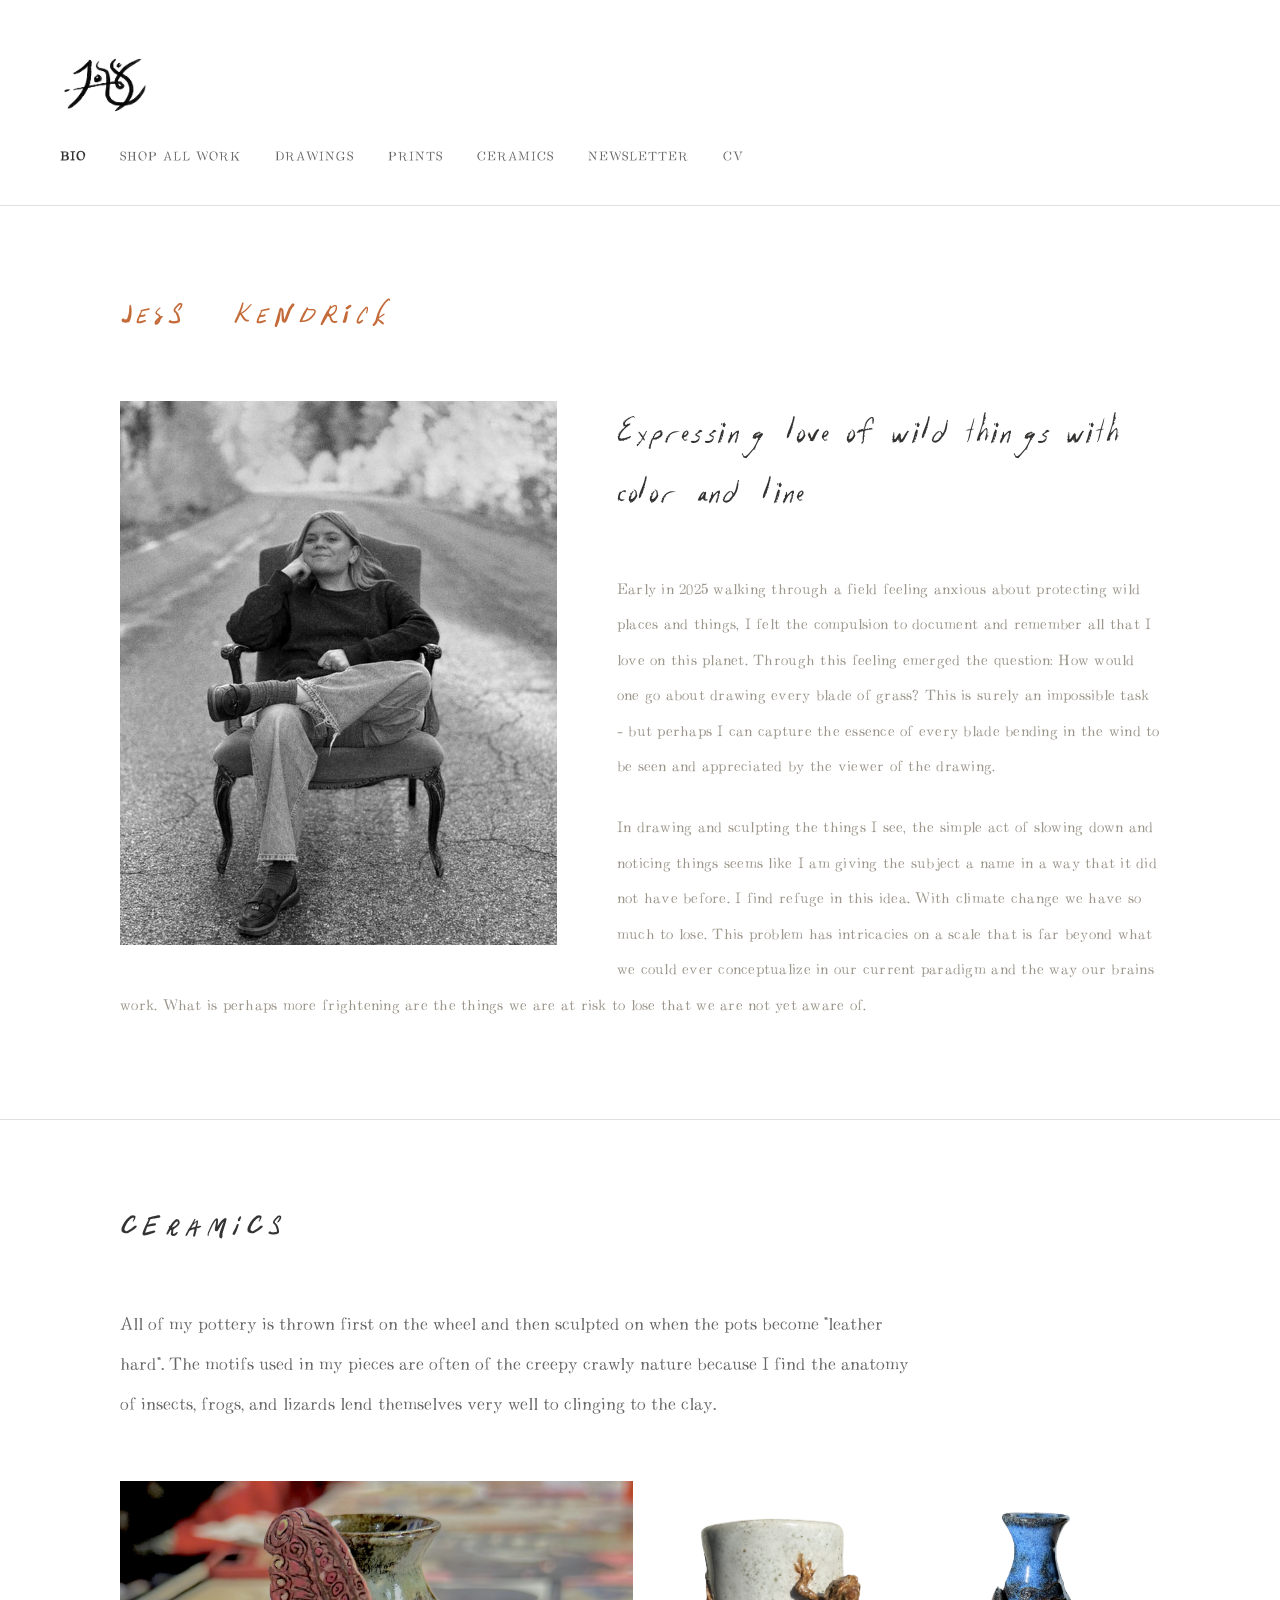
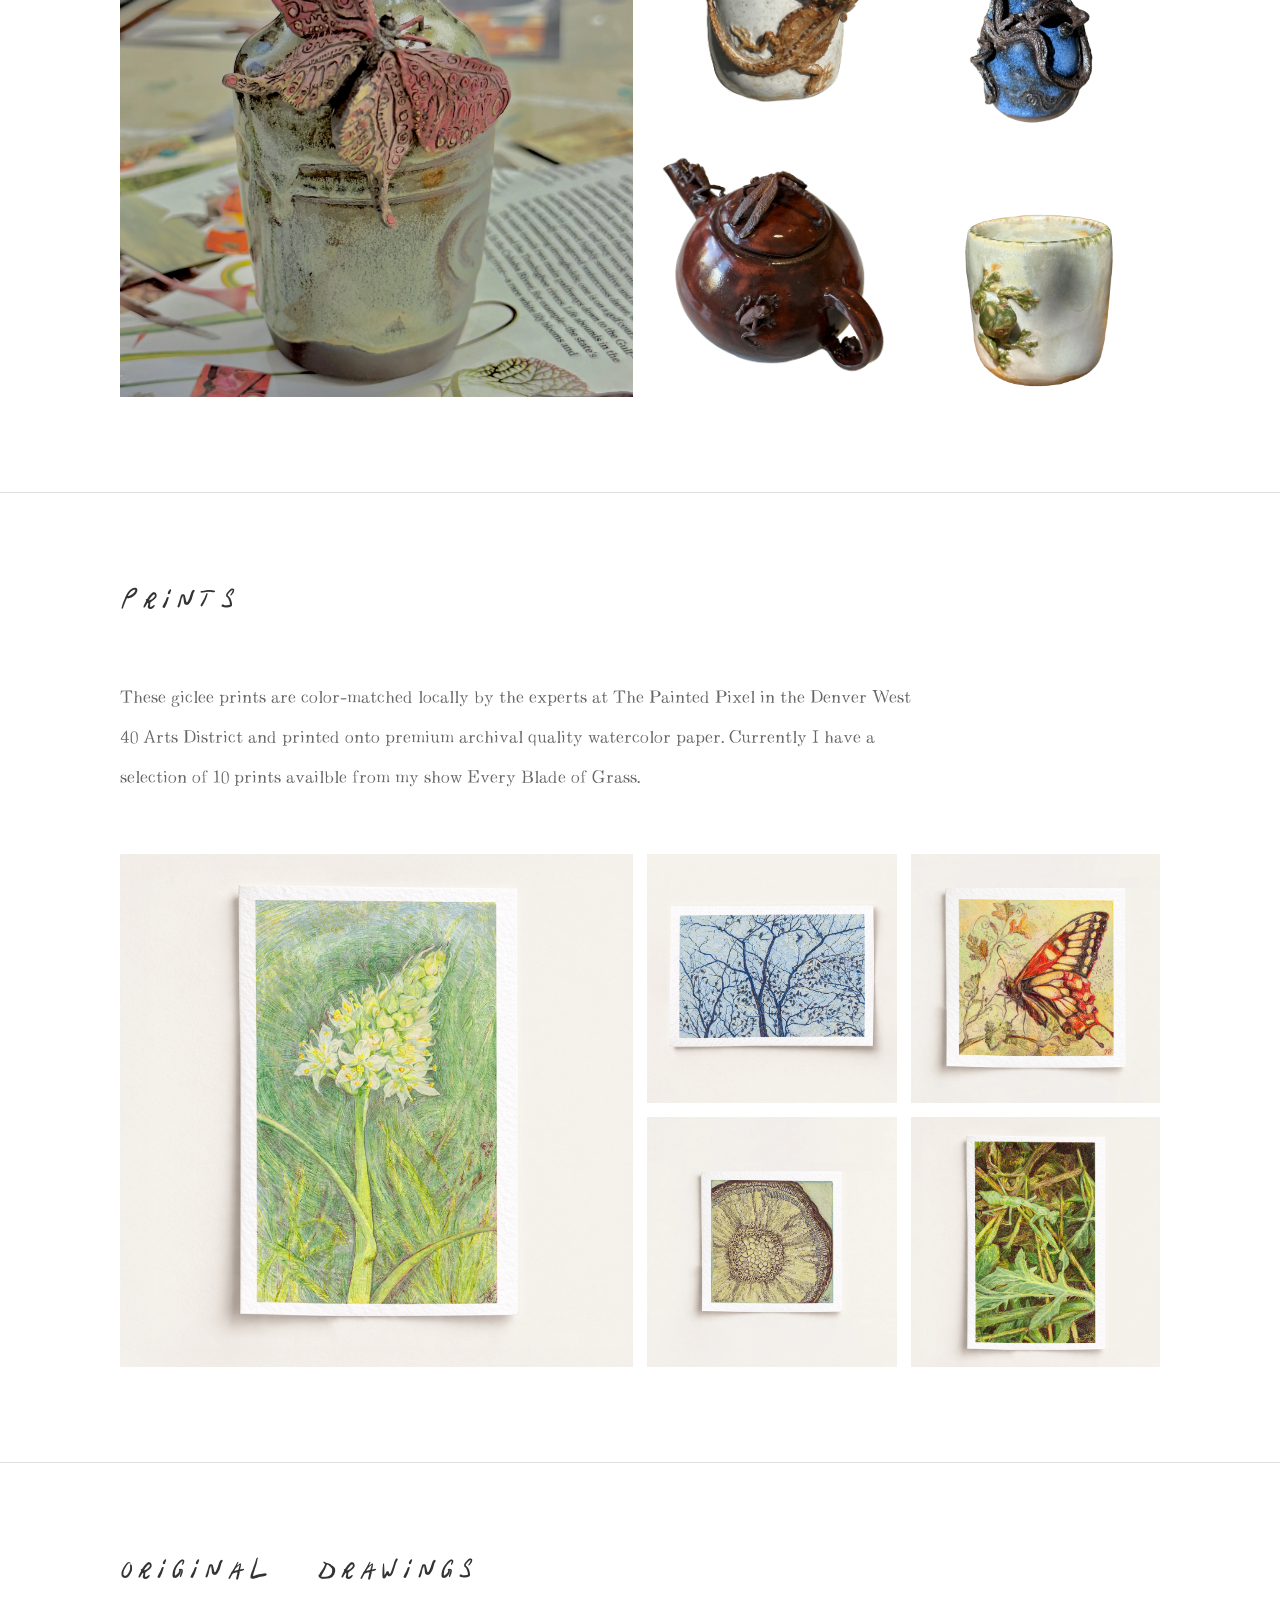
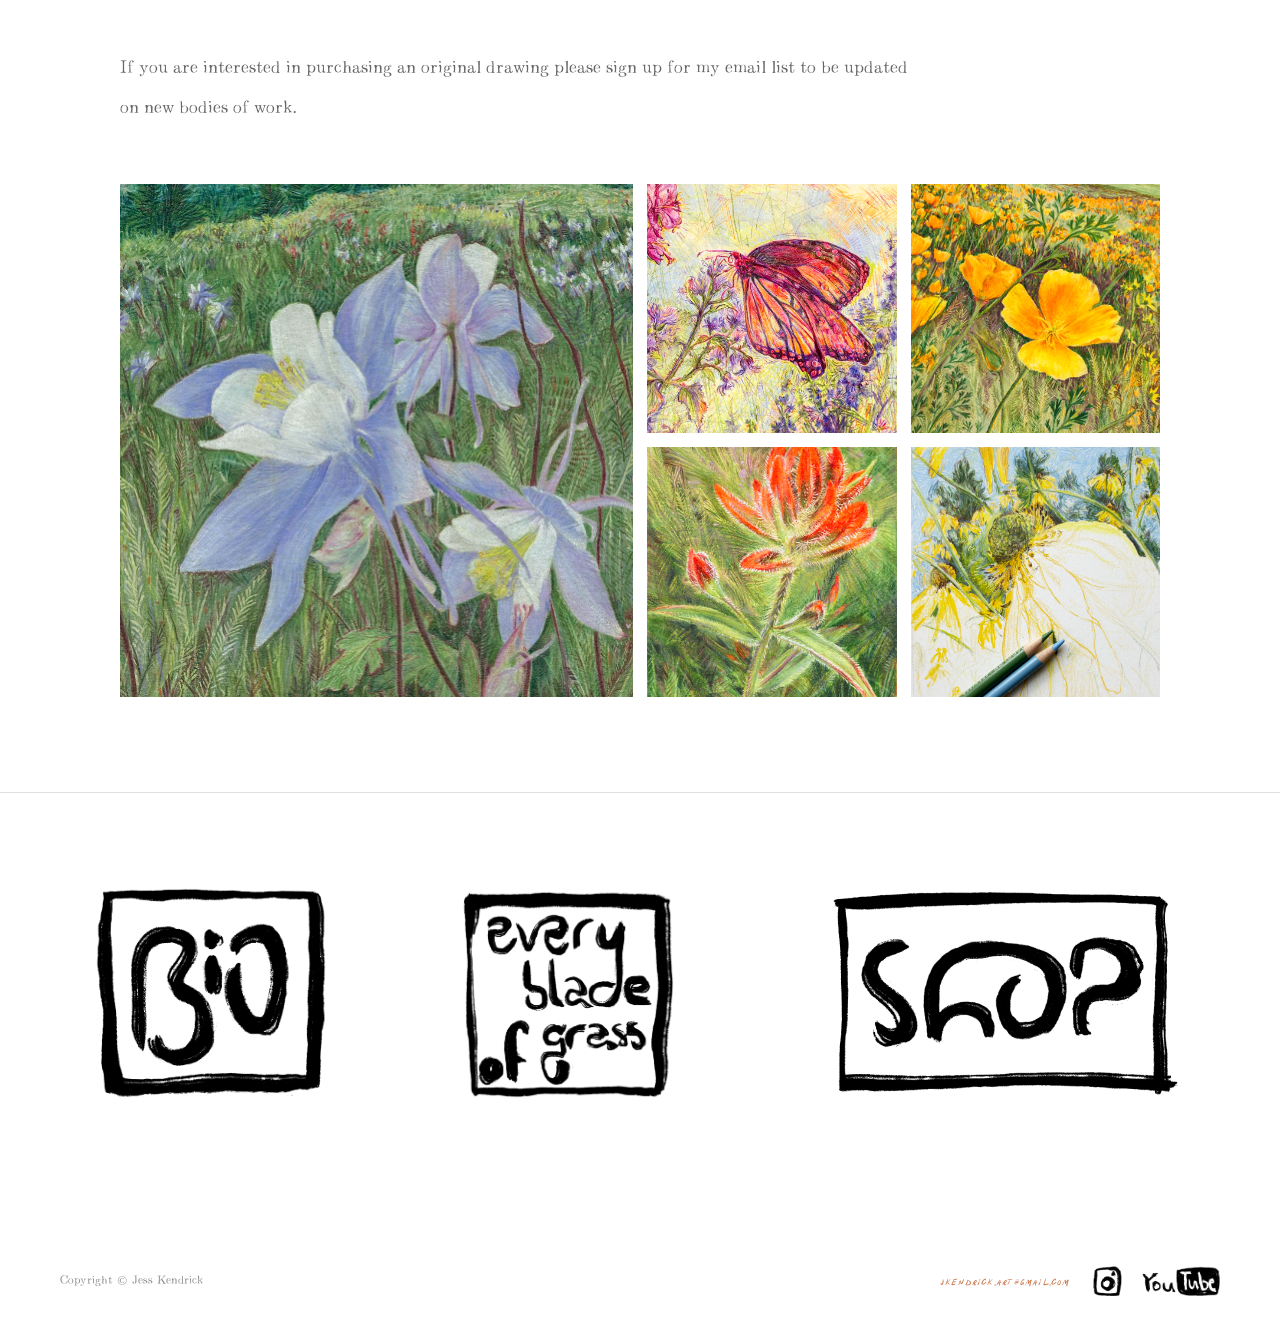
<file: bio.html>
<!DOCTYPE html>
<html lang="en">
<head>
    <meta charset="UTF-8">
    <meta name="viewport" content="width=device-width, initial-scale=1.0">
    <title>Bio — Jess Kendrick</title>
    <link rel="icon" type="image/png" sizes="16x16" href="logos/favicon-16x16.png">
    <style>
        @font-face {
            font-family: 'jes-cmu';
            src: url('fonts/Jes_cmu-Regular.ttf') format('truetype');
            font-weight: normal;
            font-style: normal;
        }

        @font-face {
            font-family: 'caps';
            src: url('fonts/Caps-Regular.ttf') format('truetype');
            font-weight: normal;
            font-style: normal;
        }

        @font-face {
            font-family: 'jesfont2';
            src: url('fonts/JesFont2-Regular.ttf') format('truetype');
            font-weight: normal;
            font-style: normal;
        }

        :root {
            --accent: #6B9BD1;
            --text: #333;
            --muted: #666;
            --light: #999;
            --border: #e0e0e0;
            --bg-soft: #ffffff;

            --dark-bg: #ffffff;
            --dark-text: #323130;
            --dark-muted: #9a9489;
            --dark-accent: #c46b3a;
        }

        * {
            margin: 0;
            padding: 0;
            box-sizing: border-box;
        }

        html, body {
            height: 100%;
        }

        body {
            font-family: 'jes-cmu';
            background-color: #ffffff;
            color: var(--text);
            display: flex;
            flex-direction: column;
            min-height: 100vh;
        }

        footer {
            margin-top: auto;
        }

        /* ── HEADER ── */
        header {
            padding: 40px 60px;
            border-bottom: 1px solid var(--border);
        }

        h1 img {
            height: 90px;
            width: auto;
            display: block;
        }

        nav { margin-top: 20px; }

        nav a {
            margin-right: 30px;
            text-decoration: none;
            color: var(--muted);
            font-size: 0.85rem;
            text-transform: uppercase;
            letter-spacing: 1px;
            transition: color 0.3s;
        }

        nav a:hover { color: var(--text); }

        nav a.active {
            color: var(--text);
            font-weight: 600;
        }

        /* ── DARK BIO HERO ── */
        .bio-hero {
            background-color: var(--dark-bg);
            padding: 75px 0 95px;
        }

        .bio-hero-inner {
            max-width: 1400px;
            margin: 0 auto;
            padding: 0 120px;
        }

        .bio-hero-label {
            font-family: 'caps', serif;
            font-size: 5rem;
            color: var(--dark-accent);
            letter-spacing: 0.1rem;
            margin-bottom: 60px;
            display: flex;
            gap: 1.1em;
        }

        /* ── FLOAT LAYOUT ── */
        .bio-hero-float {
            overflow: hidden; /* clearfix */
        }

        .bio-hero-photo {
            float: left;
            width: 42%;
            margin-right: 60px;
            margin-bottom: 20px;
        }

        .bio-hero-photo img {
            width: 100%;
            display: block;
            object-fit: cover;
        }

        .bio-hero-tagline {
            font-family: 'jesfont2', cursive;
            font-size: 2.5rem;
            color: var(--dark-text);
            line-height: 1.5;
            margin-bottom: 52px;
            letter-spacing: 0.02em;
        }

        .bio-hero-body {
            font-family: 'jes-cmu', Georgia, serif;
            color: var(--dark-muted);
            line-height: 2.05;
            font-size: 1.08rem;
            letter-spacing: 0.015em;
        }

        .bio-hero-body p + p { margin-top: 1.5em; }

        /* ── CONTENT SECTIONS ── */
        .section {
            max-width: 1400px;
            margin: 0 auto;
            padding: 75px 120px 95px;
            border-top: 1px solid var(--border);
        }

        .section-header { margin-bottom: 55px; }

        .section-header h3 {
            font-family: 'caps';
            font-size: 4.6rem;
            font-weight: 500;
            text-transform: uppercase;
            letter-spacing: 3px;
        }

        .section-description {
            max-width: 800px;
            color: var(--muted);
            line-height: 2.0;
            font-size: 1.25rem;
            margin-bottom: 55px;
        }

        .section-description p + p { margin-top: 1.3em; }

        /* ── BENTO GRID ── */
        .ceramics-bento {
            display: grid;
            grid-template-columns: 1fr 1fr;
            gap: 14px;
        }

        /* When the bento grid is an anchor tag */
        a.bento-link {
            display: grid;
            grid-template-columns: 1fr 1fr;
            gap: 14px;
            text-decoration: none;
            color: inherit;
            cursor: pointer;
        }

        .ceramics-bento .col-left {
            display: flex;
            flex-direction: column;
        }

        .ceramics-bento .col-left .thumb-wrap {
            overflow: hidden;
            background-color: var(--bg-soft);
            cursor: pointer;
            flex: 1;
            min-height: 0;
        }

        .ceramics-bento .col-left .thumb-wrap img {
            width: 100%;
            height: 100%;
            object-fit: cover;
            display: block;
            transition: transform 0.5s ease;
        }

        

        .ceramics-bento .col-right {
            display: grid;
            grid-template-columns: 1fr 1fr;
            grid-template-rows: 1fr 1fr;
            gap: 14px;
        }

        .ceramics-bento .col-right .cell {
            display: flex;
            flex-direction: column;
        }

        .ceramics-bento .col-right .thumb-wrap {
            overflow: hidden;
            background-color: var(--bg-soft);
            cursor: pointer;
            aspect-ratio: 1;
        }

        .ceramics-bento .col-right .thumb-wrap img {
            width: 100%;
            height: 100%;
            object-fit: cover;
            display: block;
            
        }

        /* ── ANIMATED TRIO SECTION ── */
        .animated-trio {
            border-top: 1px solid var(--border);
            padding: 95px 95px 1px;
            max-width: 1400px;
            margin: 0 auto;
            width: 100%;
            justify-content: space-between;
        }

        .animated-trio-grid {
            display: grid;
            grid-template-columns: 1fr 1fr 1fr;
            gap: 14px;
        }

        .item {
            overflow: hidden;
            background-color: var(--bg-soft);
            cursor: pointer;
            aspect-ratio: 1;
        }

        .item img {
            width: auto;
            height: 60%;
            object-fit: cover;
            display: block;
            user-select: none;
            -webkit-user-drag: none;
        }

        /* ── SHARED SITE FOOTER ── */
        .site-footer {
            background-color: #ffffff;
            border-top: 1px solid #ffffff;
            padding: 22px 60px;
            display: flex;
            justify-content: space-between;
            align-items: center;
        }

        .site-footer .footer-copy {
            font-size: 0.82rem;
            color: #888;
            letter-spacing: 0.01em;
        }

        .site-footer .footer-right {
            display: flex;
            align-items: center;
            gap: 24px;
        }

        .site-footer .footer-email {
            font-family: 'caps';
            font-size: 1.5rem;
            text-transform: uppercase;
            color: #c46b3a;
            text-decoration: none;
            letter-spacing: 0.01em;
            transition: color 0.2s;
        }

        .site-footer .footer-email:hover {
            color: #222;
        }

        .site-footer .footer-socials {
            display: flex;
            align-items: center;
            gap: 20px;
        }

        .site-footer .footer-socials a {
            text-decoration: none;
            display: flex;
            align-items: center;
        }

        .site-footer .footer-socials img {
            max-height: 30px;
            width: auto;
            object-fit: contain;
            display: block;
            transition: opacity 0.3s;
        }

        /* ── RESPONSIVE ── */
        @media (max-width: 900px) {
            header { padding: 30px; }

            .bio-hero { padding: 50px 0 60px; }

            .bio-hero-inner { padding: 0 30px; }

            .bio-hero-label {
                font-size: 3.3rem;
                margin-bottom: 36px;
            }

            .bio-hero-photo {
                float: none;
                width: 100%;
                margin-right: 0;
                margin-bottom: 30px;
            }

            .bio-hero-tagline {
                font-size: 1.3rem;
                margin-bottom: 32px;
            }

            .bio-hero-body { font-size: 0.95rem; }

            .section { padding: 50px 30px 65px; }

            .section-header h3 { font-size: 3.3rem; }

            .section-description { font-size: 0.95rem; }

            .ceramics-bento { grid-template-columns: 1fr; }

            .ceramics-bento .col-left .thumb-wrap { aspect-ratio: 4 / 3; }

            .ceramics-bento .col-right {
                grid-template-columns: 1fr 1fr;
                grid-template-rows: 1fr 1fr;
            }

            .animated-trio {
                padding: 50px 30px 65px;
            }

            .site-footer {
                padding: 18px 30px;
                flex-wrap: wrap;
                gap: 12px;
            }

            .site-footer .footer-socials img {
            max-height: 10px;
            width: auto;
            object-fit: contain;
            display: block;
            transition: opacity 0.3s;
        }
        }
    </style>
</head>
<body>

    <header>
        <h1>
            <a href="index.html"><img src="logos/logob.png" alt="Jess Kendrick"></a>
        </h1>
        <nav>
            <a href="bio.html" class="active">BIO</a>
            <a href="index.html?filter=all">SHOP ALL WORK</a>
            <a href="index.html?filter=drawings">DRAWINGS</a>
            <a href="index.html?filter=prints">PRINTS</a>
            <a href="index.html?filter=ceramics">CERAMICS</a>
            <a href="https://docs.google.com/forms/d/e/1FAIpQLSdLF_ZI80f1GxvsuULUVRJl_PAKqpI-jMgmO178tHxpAXiw4g/viewform?usp=header" target="_blank">NEWSLETTER</a>
            <a href="#cv">CV</a>
        </nav>
    </header>

    <!-- DARK BIO HERO -->
    <section class="bio-hero">
        <div class="bio-hero-inner">
            <div class="bio-hero-label">
                <span>JesS Kendrick</span>
            </div>

            <div class="bio-hero-float">
                <div class="bio-hero-photo">
                    <img src="images/profile-pic.jpg" alt="Jess Kendrick">
                </div>

                <p class="bio-hero-tagline">Expressing love of wild things with color and line</p>

                <div class="bio-hero-body">
                    <p>Early in 2025 walking through a field feeling anxious about protecting wild places
                    and things, I felt the compulsion to document and remember all that I love on this planet.
                    Through this feeling emerged the question: How would one go about drawing every blade of grass?
                    This is surely an impossible task - but perhaps I can capture the essence of every blade
                    bending in the wind to be seen and appreciated by the viewer of the drawing.</p>
                    <p>In drawing and sculpting the things I see, the simple act of slowing down and noticing
                    things seems like I am giving the subject a name in a way that it did not have before.
                    I find refuge in this idea. With climate change we have so much to lose. This problem has
                    intricacies on a scale that is far beyond what we could ever conceptualize in our current
                    paradigm and the way our brains work. What is perhaps more frightening are the things we
                    are at risk to lose that we are not yet aware of.</p>
                </div>
            </div>
        </div>
    </section>

    <!-- CERAMICS SECTION -->
    <div class="section">
        <div class="section-header">
            <h3>Ceramics</h3>
        </div>
        <div class="section-description">
            <p>All of my pottery is thrown first on the wheel and then sculpted on when the pots become
            "leather hard". The motifs used in my pieces are often of the creepy crawly nature because I find
            the anatomy of insects, frogs, and lizards lend themselves very well to clinging to the clay.</p>
        </div>
        <a href="index.html?filter=ceramics" class="ceramics-bento bento-link">
            <div class="col-left">
                <div class="thumb-wrap">
                    <img src="images/ceramics/butterfly1.webp" alt="Mariposa Vase">
                </div>
            </div>
            <div class="col-right">
                <div class="cell"><div class="thumb-wrap"><img src="images/ceramics/beard.png" alt="Tea Bowl"></div></div>
                <div class="cell"><div class="thumb-wrap"><img src="images/ceramics/dragon2.png" alt="Friends"></div></div>
                <div class="cell"><div class="thumb-wrap"><img src="images/ceramics/tea.png" alt="Mariposa II"></div></div>
                <div class="cell"><div class="thumb-wrap"><img src="images/ceramics/red-eye.webp"alt="hat"></div></div>
            </div>
        </a>
    </div>

    <!-- PRINTS SECTION -->
    <div class="section">
        <div class="section-header">
            <h3>Prints</h3>
        </div>
        <div class="section-description">
            <p>These giclee prints are color-matched locally by the experts at The Painted Pixel in the Denver West 40
            Arts District and printed onto premium archival quality watercolor paper. Currently I have a selection of 10 prints availble 
            from my show Every Blade of Grass.</p>
        </div>
        <a href="index.html?filter=prints" class="ceramics-bento bento-link">
            <div class="col-left">
                <div class="thumb-wrap">
                    <img src="images/prints/dance1.webp" alt="Dance on Green Mountain">
                </div>
            </div>
            <div class="col-right">
                <div class="cell"><div class="thumb-wrap"><img src="images/prints/birds2.webp" alt="Birds of a Feather"></div></div>
                <div class="cell"><div class="thumb-wrap"><img src="images/prints/trans.webp" alt="Stump Town"></div></div>
                <div class="cell"><div class="thumb-wrap"><img src="images/prints/cell.webp" alt="The Silver Maple"></div></div>
                <div class="cell"><div class="thumb-wrap"><img src="images/prints/pile.webp" alt="The Pile"></div></div>
            </div>
        </a>
    </div>

    <!-- ORIGINAL DRAWINGS SECTION -->
    <div class="section">
        <div class="section-header">
            <h3>Original Drawings</h3>
        </div>
        <div class="section-description">
            <p>If you are interested in purchasing an original drawing please sign up for my email list
            to be updated on new bodies of work.</p>
        </div>
        <a href="index.html?filter=drawings" class="ceramics-bento bento-link">
            <div class="col-left">
                <div class="thumb-wrap">
                    <img src="images/DRAWINGS/stumpsquare.jpg" alt="Show Hang">
                </div>
            </div>
            <div class="col-right">
                <div class="cell"><div class="thumb-wrap"><img src="images/DRAWINGS/Fibonacci Spiral square.jpg" alt="Cone"></div></div>
                <div class="cell"><div class="thumb-wrap"><img src="images/DRAWINGS/dreamsquare.jpg" alt="Dance &amp; Stump"></div></div>
                <div class="cell"><div class="thumb-wrap"><img src="images/DRAWINGS/Indian Paintbrush.jpg" alt="Dream"></div></div>
                <div class="cell"><div class="thumb-wrap"><img src="images/DRAWINGS/july-progress-square.webp" alt="ebog"></div></div>
                
            </div>
        </a>
    </div>

<!-- ANIMATED TRIO SECTION -->
<div class="animated-trio">
    <div class="animated-trio-grid">

        <a href="bio.html" style="display:contents">
            <div class="item" data-folder="bio" data-frames="56">
                <img src="" alt="Bio animation">
            </div>
        </a>

        <a href="index.html?filter=drawings" style="display:contents">
            <div class="item" data-folder="ebog" data-frames="46">
                <img src="" alt="Ebog animation">
            </div>
        </a>

        <a href="index.html" style="display:contents">
            <div class="item" data-folder="shop" data-frames="52">
                <img src="" alt="Shop animation">
            </div>
        </a>

    </div>
</div>

  

    <!-- SHARED FOOTER -->
    <footer>
        <div class="site-footer">
            <span class="footer-copy">Copyright &copy; Jess Kendrick</span>
            <div class="footer-right">
                <a href="mailto:jkendrick.art@gmail.com" class="footer-email">jkendrick.art@gmail.com</a>
                <div class="footer-socials">
                    <!-- Instagram -->
                    <a href="https://www.instagram.com/j.kendrickart?igsh=cTBibHpzajA4N3Jw&utm_source=qr" target="_blank" aria-label="Instagram"
                       onmouseover="this.querySelector('img').src='logos/insta-c2.png'"
                       onmouseout="this.querySelector('img').src='logos/insta.png'">
                        <img src="logos/insta.png" alt="Instagram">
                    </a>
                    <!-- YouTube -->
                    <a href="https://www.youtube.com/@j.kendrickart" target="_blank" aria-label="YouTube"
                       onmouseover="this.querySelector('img').src='logos/ytred2.png'"
                       onmouseout="this.querySelector('img').src='logos/ytb.png'">
                        <img src="logos/ytb.png" alt="YouTube">
                    </a>
                </div>
            </div>
        </div>
    </footer>

<script>
document.addEventListener('DOMContentLoaded', () => {
  document.querySelectorAll('.item').forEach(item => {
    const frames = parseInt(item.dataset.frames, 10) || 0;
    const folder = item.dataset.folder || '';
    const img = item.querySelector('img');
    if (!img) return;

    // Build frame URLs
    const urls = Array.from({ length: frames }, (_, i) => 
      `images/${folder}/${folder}-${i + 1}.webp`
    );

    // Setup image
    img.draggable = false;
    img.style.visibility = 'hidden';
    
    // Preload and show first frame
    const preload = new Image();
    preload.onload = () => {
      img.src = urls[0];
      img.style.visibility = 'visible';
    };
    preload.src = urls[0];

    // Animation state
    let timer = null;
    let currentFrame = 0;
    let hasFinished = false;

    const stopAnimation = () => clearInterval(timer);
    
    const animate = (direction, fps) => {
      stopAnimation();
      timer = setInterval(() => {
        currentFrame += direction;
        
        if (currentFrame >= urls.length - 1) {
          currentFrame = urls.length - 1;
          hasFinished = true;
          stopAnimation();
        } else if (currentFrame <= 0) {
          currentFrame = 0;
          stopAnimation();
        }
        
        img.src = urls[currentFrame];
      }, 1000 / fps);
    };

    const handleEnter = () => {
      if (hasFinished) {
        currentFrame = 0;
        hasFinished = false;
      }
      animate(1, 10); // Forward at 10 fps
    };

    const handleLeave = () => {
      if (!hasFinished) animate(-1, 18); // Backward at 18 fps
    };

    // Event listeners
    img.addEventListener('mouseenter', handleEnter);
    img.addEventListener('mouseleave', handleLeave);
    item.addEventListener('touchstart', handleEnter, { passive: true });
    item.addEventListener('touchend', handleLeave, { passive: true });
  });
});
</script>
</body>
</html>
</file>
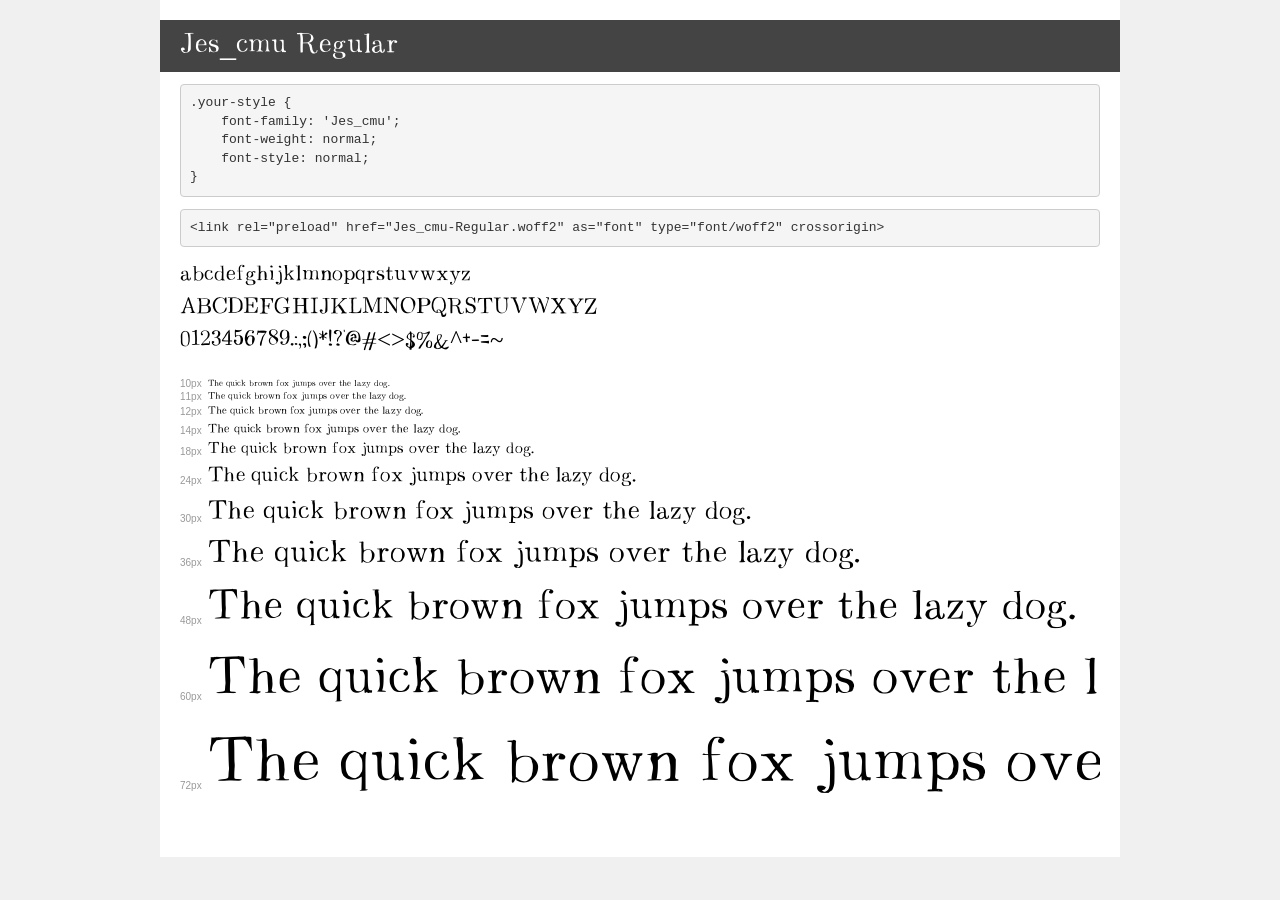
<file: fonts/transfonter.org-20250918-224224/demo.html>
<!DOCTYPE html>
<html lang="en">
<head>
    <meta charset="utf-8">
    <meta http-equiv="X-UA-Compatible" content="IE=edge">
    <meta name="viewport" content="width=device-width, initial-scale=1">
    <meta name="robots" content="noindex, noarchive">
    <meta name="format-detection" content="telephone=no">
    <title>Transfonter demo</title>
    <link href="stylesheet.css" rel="stylesheet">
    <style>
        /*
        http://meyerweb.com/eric/tools/css/reset/
        v2.0 | 20110126
        License: none (public domain)
        */
        html, body, div, span, applet, object, iframe,
        h1, h2, h3, h4, h5, h6, p, blockquote, pre,
        a, abbr, acronym, address, big, cite, code,
        del, dfn, em, img, ins, kbd, q, s, samp,
        small, strike, strong, sub, sup, tt, var,
        b, u, i, center,
        dl, dt, dd, ol, ul, li,
        fieldset, form, label, legend,
        table, caption, tbody, tfoot, thead, tr, th, td,
        article, aside, canvas, details, embed,
        figure, figcaption, footer, header, hgroup,
        menu, nav, output, ruby, section, summary,
        time, mark, audio, video {
            margin: 0;
            padding: 0;
            border: 0;
            font-size: 100%;
            font: inherit;
            vertical-align: baseline;
        }
        /* HTML5 display-role reset for older browsers */
        article, aside, details, figcaption, figure,
        footer, header, hgroup, menu, nav, section {
            display: block;
        }
        body {
            line-height: 1;
        }
        ol, ul {
            list-style: none;
        }
        blockquote, q {
            quotes: none;
        }
        blockquote:before, blockquote:after,
        q:before, q:after {
            content: '';
            content: none;
        }
        table {
            border-collapse: collapse;
            border-spacing: 0;
        }
        /* demo styles */
        body {
            background: #f0f0f0;
            color: #000;
        }
        .page {
            background: #fff;
            width: 920px;
            margin: 0 auto;
            padding: 20px 20px 0 20px;
            overflow: hidden;
        }
        .font-container {
            overflow-x: auto;
            overflow-y: hidden;
            margin-bottom: 40px;
            line-height: 1.3;
            white-space: nowrap;
            padding-bottom: 5px;
        }
        h1 {
            position: relative;
            background: #444;
            font-size: 32px;
            color: #fff;
            padding: 10px 20px;
            margin: 0 -20px 12px -20px;
        }
        .letters {
            font-size: 25px;
            margin-bottom: 20px;
        }
        .s10:before {
            content: '10px';
        }
        .s11:before {
            content: '11px';
        }
        .s12:before {
            content: '12px';
        }
        .s14:before {
            content: '14px';
        }
        .s18:before {
            content: '18px';
        }
        .s24:before {
            content: '24px';
        }
        .s30:before {
            content: '30px';
        }
        .s36:before {
            content: '36px';
        }
        .s48:before {
            content: '48px';
        }
        .s60:before {
            content: '60px';
        }
        .s72:before {
            content: '72px';
        }
        .s10:before, .s11:before, .s12:before, .s14:before,
        .s18:before, .s24:before, .s30:before, .s36:before,
        .s48:before, .s60:before, .s72:before {
            font-family: Arial, sans-serif;
            font-size: 10px;
            font-weight: normal;
            font-style: normal;
            color: #999;
            padding-right: 6px;
        }
        pre {
            display: block;
            padding: 9px;
            margin: 0 0 12px;
            font-family: Monaco, Menlo, Consolas, "Courier New", monospace;
            font-size: 13px;
            line-height: 1.428571429;
            color: #333;
            font-weight: normal;
            font-style: normal;
            background-color: #f5f5f5;
            border: 1px solid #ccc;
            overflow-x: auto;
            border-radius: 4px;
        }
        /* responsive */
        @media (max-width: 959px) {
            .page {
                width: auto;
                margin: 0;
            }
        }
    </style>
</head>
<body>
<div class="page">
    <div class="demo">
        <h1 style="font-family: 'Jes_cmu'; font-weight: normal; font-style: normal;">Jes_cmu Regular</h1>
        <pre title="Usage">.your-style {
    font-family: 'Jes_cmu';
    font-weight: normal;
    font-style: normal;
}</pre>
        <pre title="Preload (optional)">
&lt;link rel=&quot;preload&quot; href=&quot;Jes_cmu-Regular.woff2&quot; as=&quot;font&quot; type=&quot;font/woff2&quot; crossorigin&gt;</pre>
        <div class="font-container" style="font-family: 'Jes_cmu'; font-weight: normal; font-style: normal;">
            <p class="letters">
                abcdefghijklmnopqrstuvwxyz<br>
ABCDEFGHIJKLMNOPQRSTUVWXYZ<br>
                0123456789.:,;()*!?'@#&lt;&gt;$%&^+-=~
            </p>
            <p class="s10" style="font-size: 10px;">The quick brown fox jumps over the lazy dog.</p>
            <p class="s11" style="font-size: 11px;">The quick brown fox jumps over the lazy dog.</p>
            <p class="s12" style="font-size: 12px;">The quick brown fox jumps over the lazy dog.</p>
            <p class="s14" style="font-size: 14px;">The quick brown fox jumps over the lazy dog.</p>
            <p class="s18" style="font-size: 18px;">The quick brown fox jumps over the lazy dog.</p>
            <p class="s24" style="font-size: 24px;">The quick brown fox jumps over the lazy dog.</p>
            <p class="s30" style="font-size: 30px;">The quick brown fox jumps over the lazy dog.</p>
            <p class="s36" style="font-size: 36px;">The quick brown fox jumps over the lazy dog.</p>
            <p class="s48" style="font-size: 48px;">The quick brown fox jumps over the lazy dog.</p>
            <p class="s60" style="font-size: 60px;">The quick brown fox jumps over the lazy dog.</p>
            <p class="s72" style="font-size: 72px;">The quick brown fox jumps over the lazy dog.</p>
        </div>
    </div>

</div>
</body>
</html>
</file>
<file: fonts/transfonter.org-20250918-224224/stylesheet.css>
@font-face {
    font-family: 'Jes_cmu';
    src: url('Jes_cmu-Regular.woff2') format('woff2'),
        url('Jes_cmu-Regular.woff') format('woff');
    font-weight: normal;
    font-style: normal;
    font-display: swap;
}
</file>
